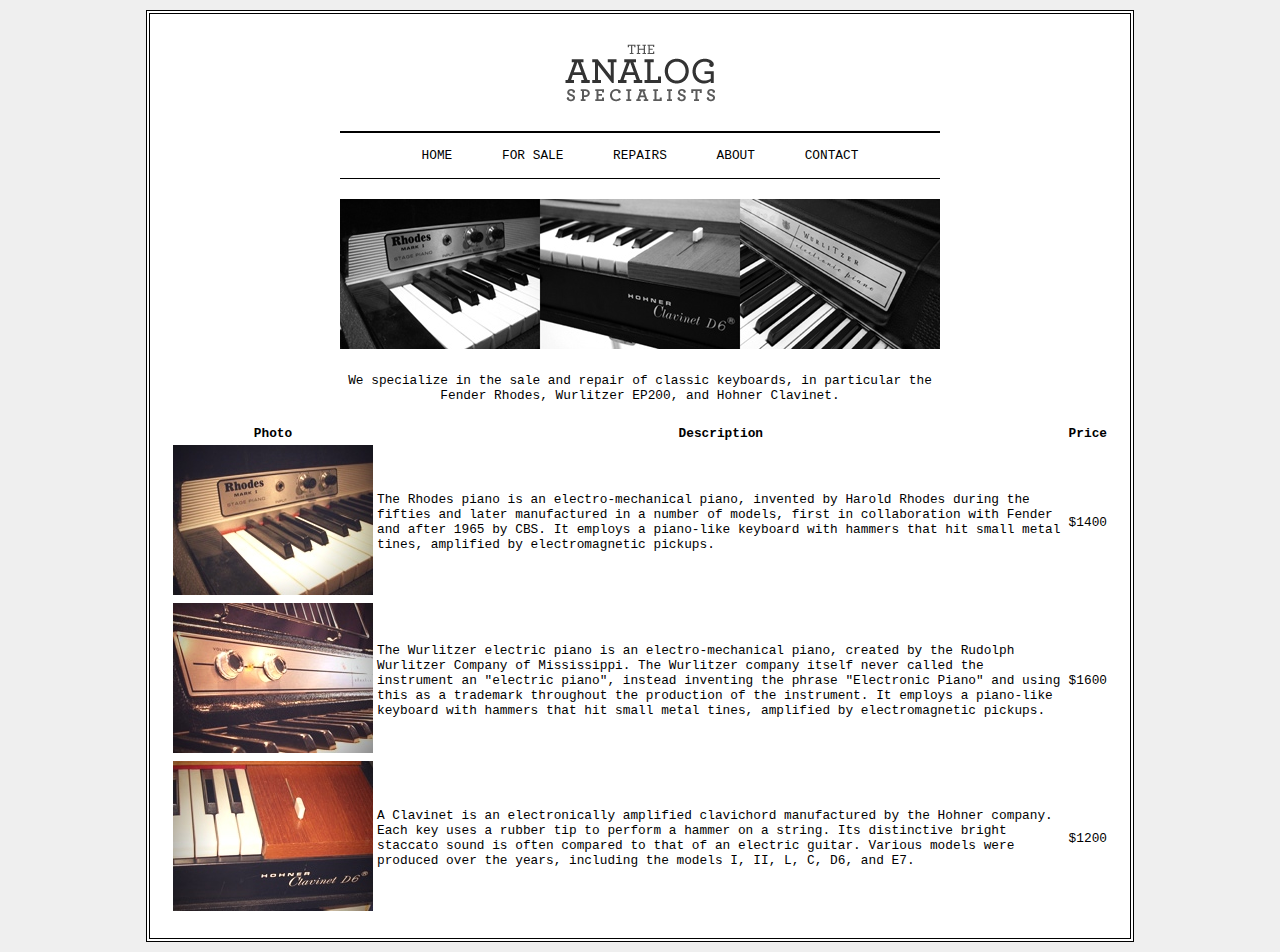
<file: HTML_and_CSS/ch2/index.html>
<!doctype html>
<html lang="en">
<head>
    <meta charset="UTF-8">
    <meta name="viewport" content="width=device-width, initial-scale=1">
    <title>Document</title>
    <style>
        body {
            font-size: 80%;
            font-family: 'Courier New', Courier, monospace;
            background-color: #efefef;
        }
        ul {
            width: 570px;
            padding: 15px;
            margin: 0 auto 0 auto;
            border-top: 2px solid #000;
            border-bottom: 1px solid #000;
            text-align: center;
        }
        li {
            display: inline;
            margin: 0 3px;
        }
        p {
            text-align: center;
            width: 600px;
            margin: 20px auto 20px auto;
            font-weight: normal;
        }
        a {
            color: #000000;
            text-decoration: none;
            text-transform: uppercase;
            padding: 6px 18px 5px 18px;
        }
        a:hover {
            color: #764343;
            background-color: #ffffff;
        }
        
        #page {
            max-width: 940px;
            min-width: 720px;
            margin: 10px auto 10px auto;
            padding: 20px;
            border: 4px double #000;
            background-color: #ffffff;
        }
        #logo {
            width: 150px;
            margin: 10px auto 25px auto;
        }
        #on {
            
        }
        #navigation {
            
        }
        
    </style>
</head>
<body>
    <div id="page">
        <div id="logo">
            <img src="/images/logo.gif" alt="The Analog Specialist">
        </div>
        
        <ul id="navigation">
            <li>
                <a href="" class="on">Home</a>
            </li>
            <li>
                <a href="" class="on">For Sale</a>
            </li>
            <li>
                <a href="" class="on">Repairs</a>
            </li>
            <li>
                <a href="" class="on">About</a>
            </li>
            <li>
                <a href="" class="on">Contact</a>
            </li>
        </ul>
        
        <p>
            <img src="/images/keys.jpg" alt="">
        </p>
        
        <p>
            We specialize in the sale and repair of classic keyboards, in particular the Fender Rhodes, 
            Wurlitzer EP200, and Hohner Clavinet.
        </p>
        
        <table>
            <thead>
                <tr>
                    <th>Photo</th>
                    <th>Description</th>
                    <th>Price</th>
                </tr>
            </thead>
    
            <tbody>
                <tr>
                    <td><img src="/images/rhodes.jpg" width="200" height="150" alt="Fender Rhodes"/></td>
                    <td class="description">The Rhodes piano is an electro-mechanical piano, invented by Harold Rhodes during
                        the fifties and later manufactured in a number of models, first in collaboration with Fender and after
                        1965 by CBS. It employs a piano-like keyboard with hammers that hit small metal tines, amplified by
                        electromagnetic pickups.
                    </td>
                    <td>$1400</td>
                </tr>
                <tr>
                    <td><img src="/images/wurlitzer.jpg" width="200" height="150" alt="Wurlitzer EP200"/></td>
                    <td class="description">The Wurlitzer electric piano is an electro-mechanical piano, created by the Rudolph
                        Wurlitzer Company of Mississippi. The Wurlitzer company itself never called the instrument an "electric
                        piano", instead inventing the phrase "Electronic Piano" and using this as a trademark throughout the
                        production of the instrument. It employs a piano-like keyboard with hammers that hit small metal tines,
                        amplified by electromagnetic pickups.
                    </td>
                    <td>$1600</td>
                </tr>
                <tr>
                    <td><img src="/images/clavinet.jpg" width="200" height="150" alt="Hohner Clavinet D6"/></td>
                    <td class="description">A Clavinet is an electronically amplified clavichord manufactured by the Hohner
                        company. Each key uses a rubber tip to perform a hammer on a string. Its distinctive bright staccato
                        sound is often compared to that of an electric guitar. Various models were produced over the years,
                        including the models I, II, L, C, D6, and E7.
                    </td>
                    <td>$1200</td>
                </tr>
            </tbody>
        </table>
    </div>
</body>
</html>
</file>
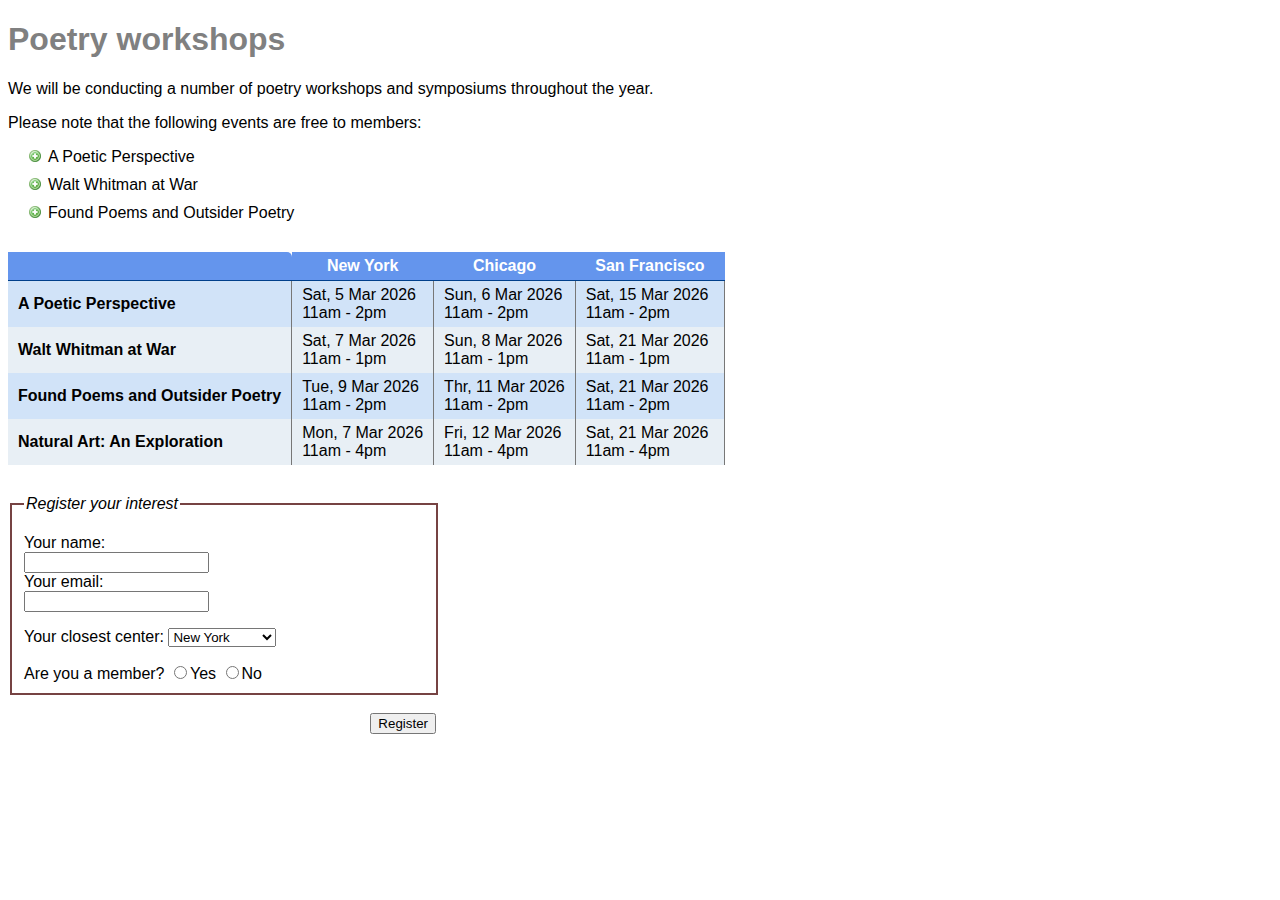
<file: HTML_and_CSS/ch3/index.html>
<!doctype html>
<html lang="en">
<head>
    <meta charset="UTF-8">
    <meta name="viewport" content="width=device-width, initial-scale=1">
    <title>List, Table & Forms</title>
    <link rel="stylesheet" href="styles.css">
</head>
<body>
    <h1>
        Poetry workshops
    </h1>

    <p>
        We will be conducting a number of poetry workshops and symposiums throughout the year.
    </p>
    <p>
        Please note that the following events are free to members:
    </p>

    <ul>
        <li>
            A Poetic Perspective
        </li>
        <li>
            Walt Whitman at War
        </li>
        <li>
            Found Poems and Outsider Poetry
        </li>
    </ul>

    <table>
        <tr>
            <th class="round"></th>
            <th>
                New York
            </th>
            <th>
                Chicago
            </th>
            <th>
                San Francisco
            </th>
        </tr>
        <tr class="odd">
            <td class="event">
                A Poetic Perspective
            </td>
            <td>
                Sat, 5 Mar 2026 <br> 11am - 2pm
            </td>
            <td>
                Sun, 6 Mar 2026 <br> 11am - 2pm
            </td>
            <td>
                Sat, 15 Mar 2026 <br> 11am - 2pm
            </td>
        </tr>
        <tr class="even">
            <td class="event">
                Walt Whitman at War
            </td>
            <td>
                Sat, 7 Mar 2026 <br> 11am - 1pm
            </td>
            <td>
                Sun, 8 Mar 2026 <br> 11am - 1pm
            </td>
            <td>
                Sat, 21 Mar 2026 <br> 11am - 1pm
            </td>
        </tr>
        <tr class="odd">
            <td class="event">
                Found Poems and Outsider Poetry
            </td>
            <td>
                Tue, 9 Mar 2026 <br> 11am - 2pm
            </td>
            <td>
                Thr, 11 Mar 2026 <br> 11am - 2pm
            </td>
            <td>
                Sat, 21 Mar 2026 <br> 11am - 2pm
            </td>
        </tr>
        <tr class="even">
            <td class="event">
                Natural Art: An Exploration
            </td>
            <td>
                Mon, 7 Mar 2026 <br> 11am - 4pm
            </td>
            <td>
                Fri, 12 Mar 2026 <br> 11am - 4pm
            </td>
            <td>
                Sat, 21 Mar 2026 <br> 11am - 4pm
            </td>
        </tr>
    </table>

    <form action="" method="post"> 
        <fieldset>
            <legend>
                Register your interest
            </legend>
            <p>
                <div>
                    <label for="name" class="title">
                        Your name:
                    </label> <br>
                    <input type="text" name="name" id="name">
                </div>
                
                <div>
                    <label for="email" class="title">
                        Your email:
                    </label> <br>
                    <input type="text" name="email" id="email">
                </div>
            </p>
            <p>
                <label for="location" class="title">
                    Your closest center:
                </label>
                <select name="location" id="location">
                    <option value="ny">New York</option>
                    <option value="cg">Chicago</option>
                    <option value="sf">San Fransisco</option>
                </select>
            </p>
            
            <span>
                Are you a member?
            </span>
            
            <label>
                <input type="radio" name="member" value="yes" />Yes
                <input type="radio" name="member" value="no" />No
            </label>
            
            <div class="submit">
                <input type="submit" name="submit" value="Register">
            </div>
        </fieldset>
    </form>
</body>
</html>
</file>
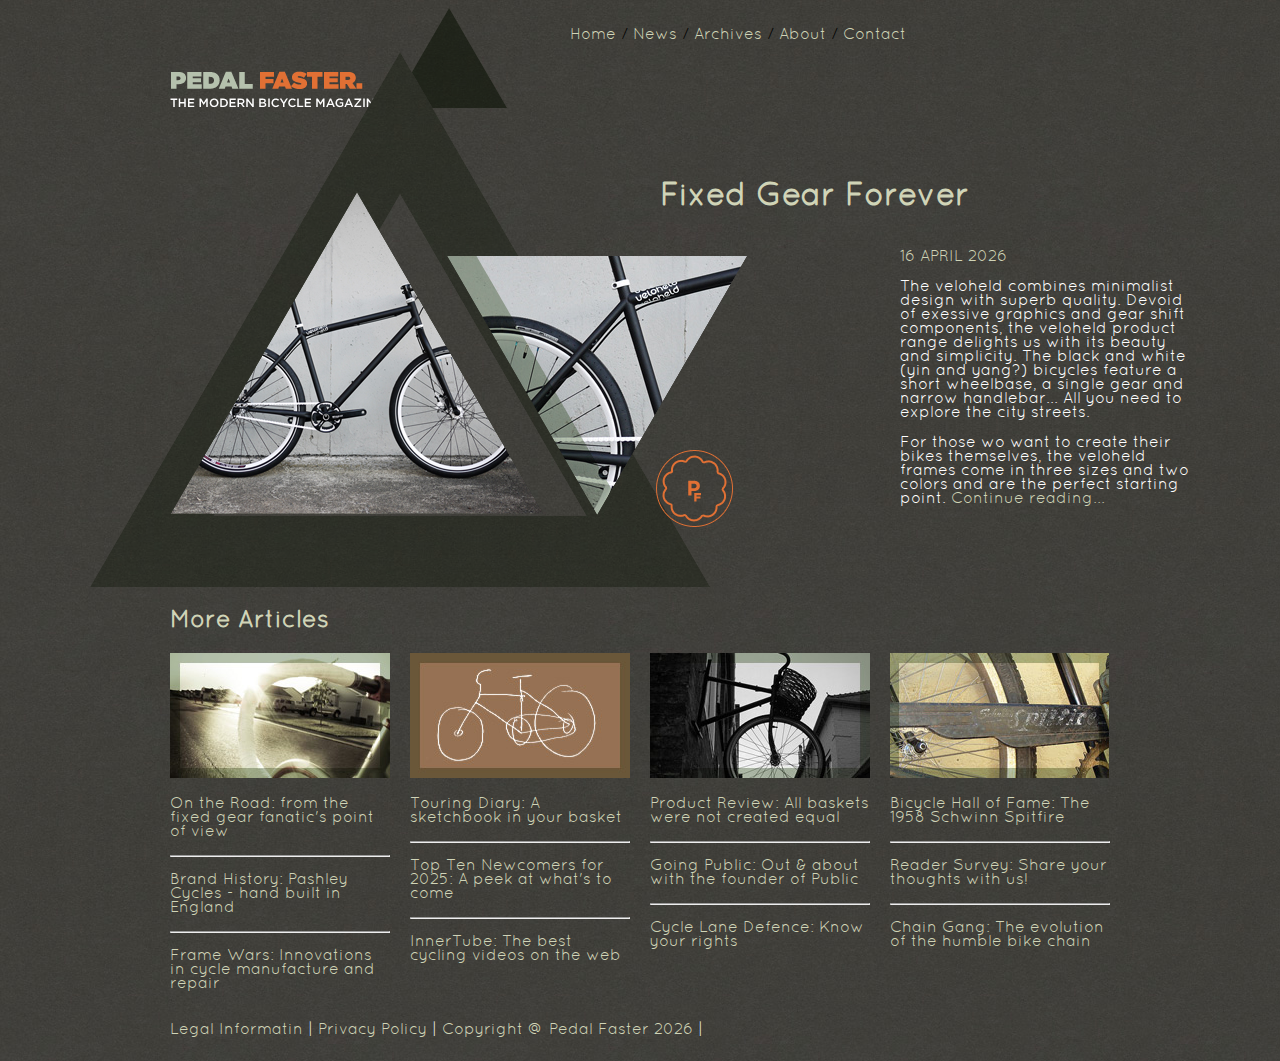
<file: HTML_and_CSS/ch4/index.html>
<!DOCTYPE html>
<html lang="en">
<head>
    <meta charset="UTF-8">
    <title>Pedal faster</title>
    <link rel="stylesheet" href="960_12_col.css">
    <style>
        .header {
            background-image: url("/images/pedal/bg-header.jpg");
            background-repeat: repeat-x;
        }
    </style>
</head>
<body>
    <div class="header">
        <div class="container_12">
            <div class="grid_5">
                <img src="/images/pedal/logo.png"
                     alt="Pedal Faster - The modern bicycle magazine"
                     width="216" height="37"
                     class="logo">
                <img src="/images/pedal/header-triangle.png"
                    alt=""
                    width="116"
                    height="100">
            </div>

            <div class="nav grid_7" style="padding-top: 20px; padding-bottom: 10px">
                <a href="">Home</a> / <a href="">News</a> / <a href="">Archives</a> / <a href="">About</a> / <a href="">Contact</a>
            </div>
        </div>
    </div>

    <div class="wrapper">
        <div class="main_story container_12">
            <div class="grid_1 pull_6">
                <img src="/images/pedal/bg-triangle.png" alt="">
            </div>
            <div class=" grid_2 pull_6" style="margin-top: 140px" >
                <img src="/images/pedal/triangles.png" alt="">
            </div>

            <div class="intro grid_3 push_1" style="margin-top: 110px">
                <div class="grid_6 pull_3">
                    <h1>
                        <a href="">Fixed Gear Forever</a>
                    </h1>
                </div>
                <div class="suffix_6 grid_4">
                    <p class="date">
                        16 APRIL 2026
                    </p>

                    <p>
                        The veloheld combines minimalist design with superb
                        quality. Devoid of exessive graphics and gear shift
                        components, the veloheld product range delights us
                        with its beauty and simplicity. The black and white
                        (yin and yang?) bicycles feature a short wheelbase,
                        a single gear and narrow handlebar... All you need to
                        explore the city streets.
                    </p>
                    <p>
                        For those wo want to create their bikes themselves,
                        the veloheld frames come in three sizes and two
                        colors and are the perfect starting point.
                        <a href="">Continue reading...</a>
                    </p>
                </div>
            </div>
        </div>

        <div class="more_articles container_12">
            <h2 class="grid_12">
                <a href="">More Articles</a>
            </h2>
            <div class="grid_3">
                <img src="/images/pedal/more1.jpg" alt="The road ahead" width="220" height="125" />
                <p><a href="">On the Road: from the fixed gear fanatic's point of view</a></p> <hr>
                <p><a href="">Brand History: Pashley Cycles - hand built in England</a></p> <hr>
                <p><a href="">Frame Wars: Innovations in cycle manufacture and repair</a></p>
            </div>
            <div class="grid_3">
                <img src="/images/pedal/more2.jpg" alt="Sketchbook" width="220" height="125" />
                <p><a href="">Touring Diary: A sketchbook in your basket</a></p> <hr>
                <p><a href="">Top Ten Newcomers for 2025: A peek at what's to come</a></p> <hr>
                <p><a href="">InnerTube: The best cycling videos on the web</a></p>
            </div>

            <div class="grid_3">
                <img src="/images/pedal/more3.jpg" alt="Repair shop sign" width="220" height="125" />
                <p><a href="">Product Review: All baskets were not created equal</a></p> <hr>
                <p><a href="">Going Public: Out &amp; about with the founder of Public</a></p> <hr>
                <p><a href="">Cycle Lane Defence: Know your rights</a></p>
            </div>
            <div class="grid_3">
                <img src="/images/pedal/more4.jpg" alt="Schwinn Spitfire" width="220" height="125" />
                <p><a href="">Bicycle Hall of Fame: The 1958 Schwinn Spitfire</a></p> <hr>
                <p><a href="">Reader Survey: Share your thoughts with us!</a></p> <hr>
                <p><a href="">Chain Gang: The evolution of the humble bike chain</a></p>
            </div>
        </div>
    </div>

    <div class="footer clearfix">
        <div class="container_12">
            <p class="grid_12">
                <a href="">Legal Informatin</a> |
                <a href="">Privacy Policy</a> |
                <a href="">Copyright @ Pedal Faster 2026</a> |
            </p>
        </div>
    </div>
</body>
</html>
</file>
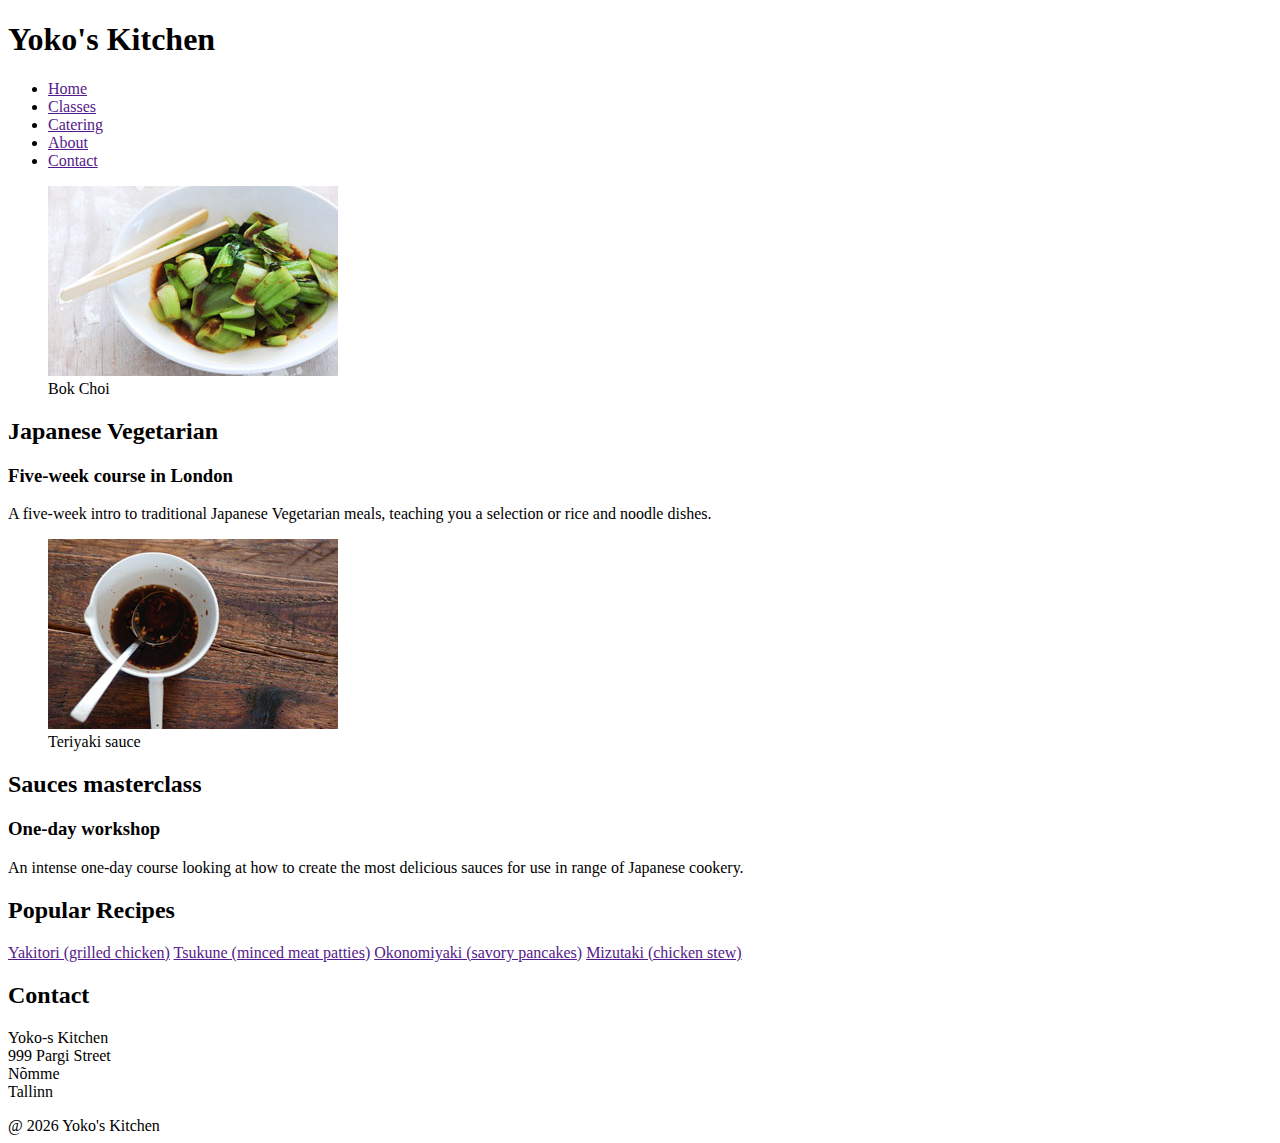
<file: HTML_and_CSS/ch5/index.html>
<!DOCTYPE html>
<html lang="en">
<head>
    <meta charset="UTF-8">
    <title>Yoko's Kitchen</title>
</head>
<body>
    <div class="wrapper">
        <header>
            <h1>Yoko's Kitchen</h1>
            <nav>
                <ul>
                    <li>
                        <a href="" class="current">
                            Home
                        </a>
                    </li>
                    <li>
                        <a href="" class="current">
                            Classes
                        </a>
                    </li>
                    <li>
                        <a href="" class="current">
                            Catering
                        </a>
                    </li>
                    <li>
                        <a href="" class="current">
                            About
                        </a>
                    </li>
                    <li>
                        <a href="" class="current">
                            Contact
                        </a>
                    </li>
                </ul>
            </nav>
        </header>

        <section class="courses">
            <article>
                <figure>
                    <img src="/images/kitchen/bok-choi.jpg" alt="Bok Choi">
                    <figcaption>
                        Bok Choi
                    </figcaption>
                </figure>

                <hgroup>
                    <h2>Japanese Vegetarian</h2>
                    <h3>Five-week course in London</h3>
                </hgroup>

                <p>
                    A five-week intro to traditional Japanese Vegetarian meals, teaching you a selection
                    or rice and noodle dishes.
                </p>
            </article>

            <article>
                <figure>
                    <img src="/images/kitchen/teriyaki.jpg" alt="Teriyaki sauce">
                    <figcaption>Teriyaki sauce</figcaption>
                </figure>

                <hgroup>
                    <h2>Sauces masterclass</h2>
                    <h3>One-day workshop</h3>
                </hgroup>

                <p>
                    An intense one-day course looking at how to create the most delicious sauces for use in
                    range of Japanese cookery.
                </p>
            </article>
        </section>

        <aside>
            <section class="popular-recipes">
                <h2>Popular Recipes</h2>
                <a href="">Yakitori (grilled chicken)</a>
                <a href="">Tsukune (minced meat patties)</a>
                <a href="">Okonomiyaki (savory pancakes)</a>
                <a href="">Mizutaki (chicken stew)</a>
            </section>
            <section>
                <h2>Contact</h2>
                <p>
                    Yoko-s Kitchen <br/>
                    999 Pargi Street <br/>
                    Nõmme <br/>
                    Tallinn
                </p>
            </section>
        </aside>
        <footer>
            @ 2026 Yoko's Kitchen
        </footer>
    </div>
</body>
</html>
</file>
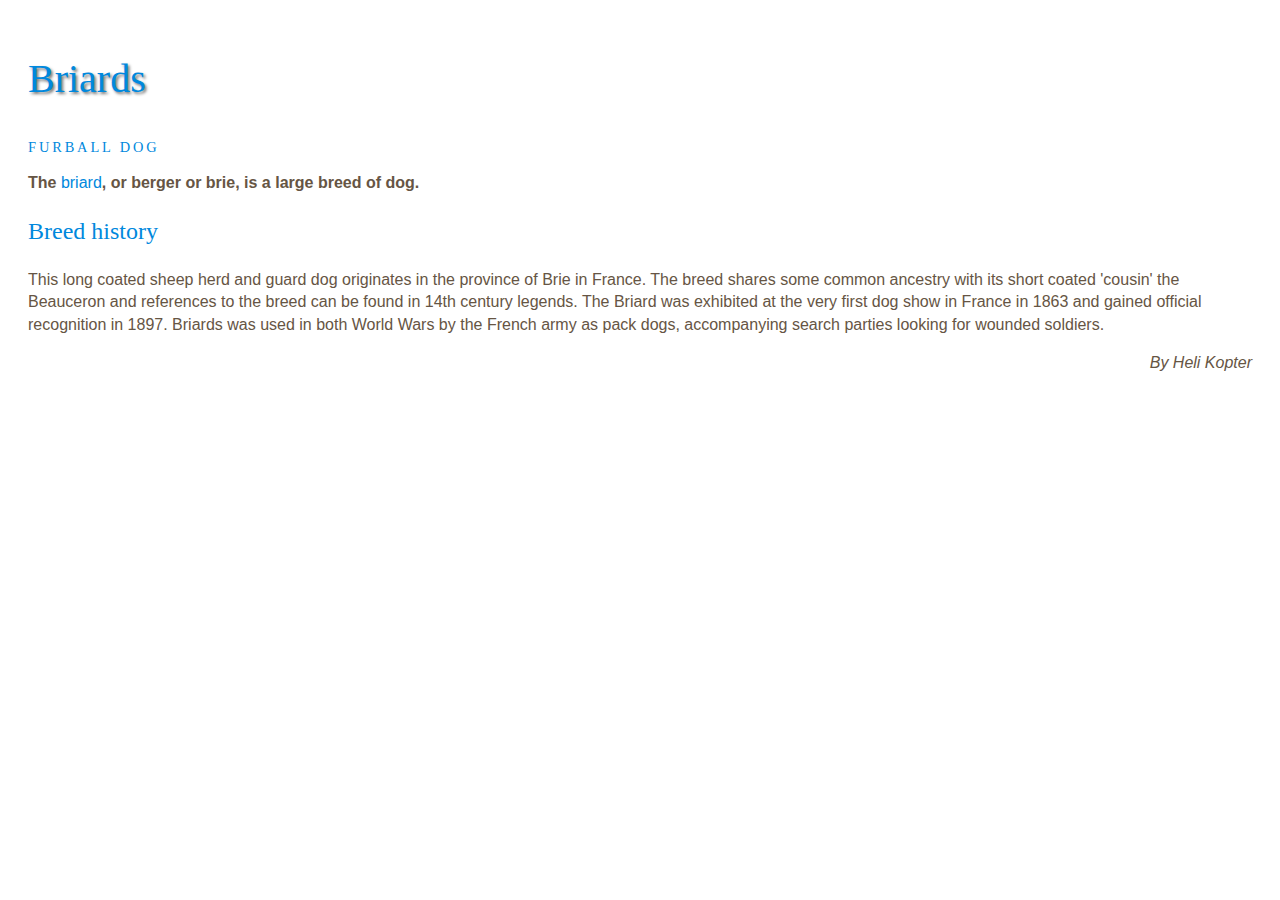
<file: HTML_and_CSS/ch1/sample.html>
<!doctype html>
<html lang="en">
<head>
    <meta charset="UTF-8">
    <meta name="viewport" content="width=device-width, initial-scale=1">
    <title>Document</title>
    <style>
        body {
            padding: 20px;
        }
        h1, h2, h3, a {
            font-weight: normal;
            color: #0088dd;
        }
        h1 {
            font-family: Georgia, "Times New Roman", Times, serif;
            font-size: 250%;
            text-shadow: 2px 2px 3px #777777;
            padding-bottom: 10px;
        }
        h2 {
            font-family: Gill Sans, "Times New Roman", Times, serif;
            font-size: 90%;
            text-transform: uppercase;
            letter-spacing: 0.2em;
        }
        h3 {
            font-size: 150%;
            
        }
        p {
            font-family: Arial, Helvetica, sans-serif;
            line-height: 1.4em;
            color: #665544
        }
        p.intro:first-line {
            font-weight: bold;
        }
        .credits {
            font-style: italic;
            text-align: right;
        }
        a {
            text-decoration: none;
        }
        a:hover {
            text-decoration: underline;
        }
        
    </style>
</head>
<body>
    <h1>
        Briards
    </h1>
    <h2 class="intro">
        Furball dog
    </h2>
    <p class="intro">
        The <a href="https://www.royalkennelclub.com/search/breeds-a-to-z/breeds/pastoral/briard/">briard</a>,
        or berger or brie, is a large breed of dog.
    </p>

    <h3>
        Breed history
    </h3>
    <p>
        This long coated sheep herd and guard dog originates in the province of Brie in France.
        The breed shares some common ancestry with its short coated 'cousin' the Beauceron and
        references to the breed can be found in 14th century legends. The Briard was exhibited at
        the very first dog show in France in 1863 and gained official recognition in 1897.
        Briards was used in both World Wars by the French army as pack dogs, accompanying search
        parties looking for wounded soldiers.
    </p>

    <p class="credits">
        By Heli Kopter
    </p>
</body>
</html>
</file>
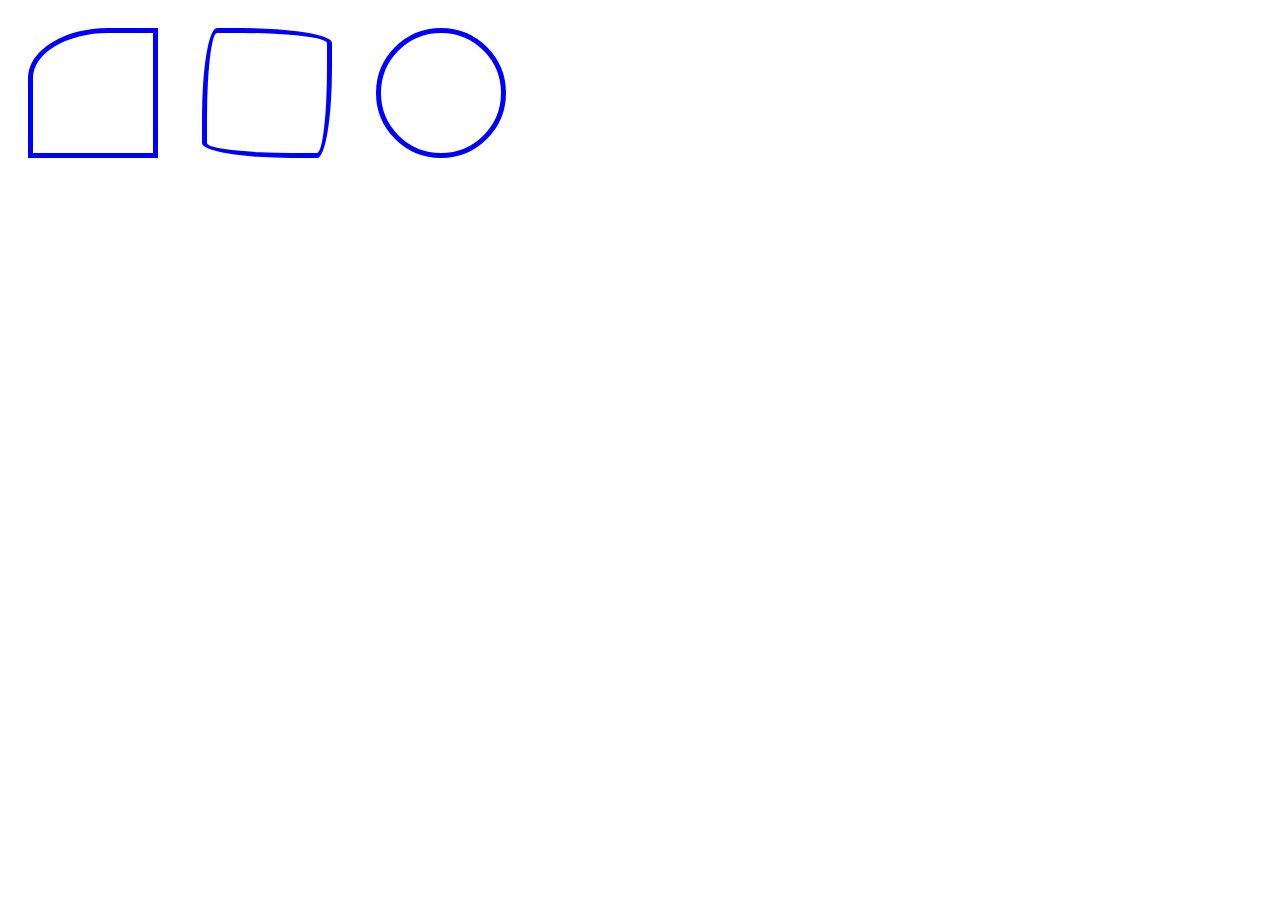
<file: HTML_and_CSS/ch2/elliptic.html>
<!DOCTYPE html>
<html lang="en">
<head>
    <meta charset="UTF-8">
    <title>Shapes</title>
    <style>
        p {
            border: 5px solid blue;
            padding: 10px;
            width:  100px;
            height: 100px;
            display: inline-block;
            margin: 20px;
        }
        p.one {
            border-top-left-radius: 80px 50px;
        }
        p.two {
            border-top-right-radius: 90px 15px;
            border-bottom-left-radius: 90px 15px;
            border-top-left-radius: 15px 90px;
            border-bottom-right-radius: 15px 90px;
        }
        p.three {
            border-radius: 100px;
        }
    </style>
</head>
<body>
    <p class="one"></p>
    <p class="two"></p>
    <p class="three"></p>
</body>
</html>
</file>
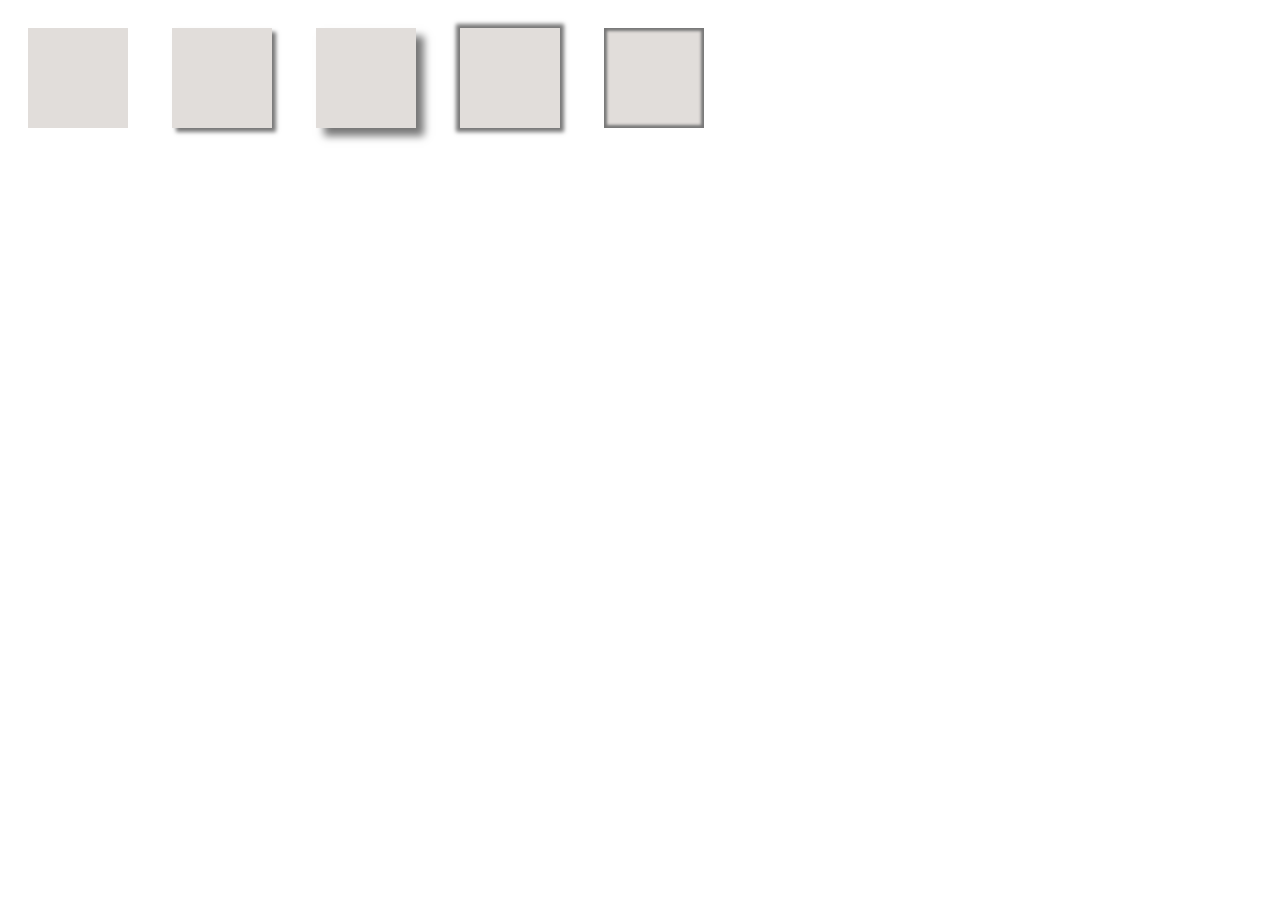
<file: HTML_and_CSS/ch2/shadow.html>
<!doctype html>
<html lang="en">
<head>
    <meta charset="UTF-8">
    <meta name="viewport" content="width=device-width, initial-scale=1">
    <title>Box shadow</title>
    <style>
        p {
            width: 100px;
            height: 100px;
            background-color: #e1ddda;
            margin: 20px;
            display: inline-block;
        }
        p.one {
            box-shadow: none;
        }
        p.two {
            box-shadow: #777777 4px 4px 4px;
        }
        p.three {
            box-shadow: #777777 8px 8px 8px;
        }
        p.four {
            box-shadow: #777777 0 0 4px 4px;
        }
        p.five {
            box-shadow: #777777 0 0 3px 3px inset;
        }
    </style>
</head>
<body>

    <p class="one"></p>
    <p class="two"></p>
    <p class="three"></p>
    <p class="four"></p>
    <p class="five"></p>

</body>
</html>
</file>
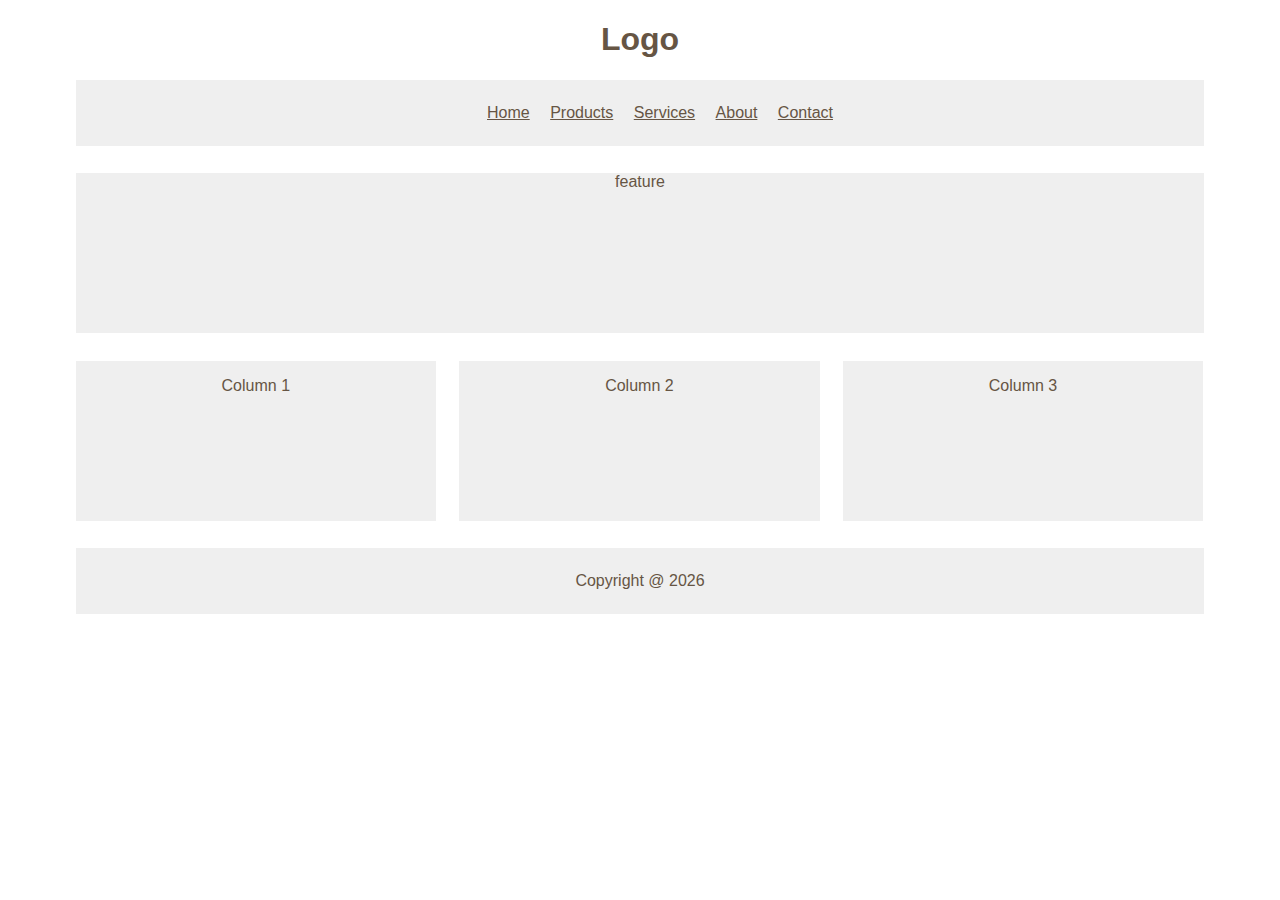
<file: HTML_and_CSS/ch4/liquid_layout.html>
<!doctype html>
<html lang="en">
<head>
    <meta charset="UTF-8">
    <meta name="viewport" content="width=device-width, initial-scale=1">
    <title>Liquid Layout</title>
    <style>
        * {
            font-family: Arial, Helvetica, sans-serif;
            color: #665544;
            text-align: center;
        }
        body {
            width: 90%;
            margin: 0 auto;
        }
        #content {
            overflow: auto;
        }
        #nav, #feature, #footer {
            margin: 1%;
        }
        .column1, .column2, .column3 {
            width: 31.3%;
            float: left;
            margin: 1%;
        }
        .column3 {
            margin-right: 0;
        }
        li {
            display: inline;
            padding: 0.5rem;
        }
        #nav, #footer {
            background-color: #efefef;
            padding: 0.5em 0;
        }
        #feature, .article {
            height: 10em;
            margin-bottom: 1em;
            background-color: #efefef;
        }
    </style>
</head>
<body>
    <div id="header">
        <h1>Logo</h1>
        <div id="nav">
            <ul>
                <li><a href="">Home</a></li>
                <li><a href="">Products</a></li>
                <li><a href="">Services</a></li>
                <li><a href="">About</a></li>
                <li><a href="">Contact</a></li>
            </ul>
        </div>
    </div>

    <div id="content" >
        <div id="feature">
            <p>feature</p>
        </div>

        <div class="article column1">
            <p>Column 1</p>
        </div>

        <div class="article column2">
            <p>Column 2</p>
        </div>

        <div class="article column3">
            <p>Column 3</p>
        </div>

    </div>

    <div id="footer">
        <p>
            Copyright @ 2026
        </p>
    </div>

</body>
</html>
</file>
<file: HTML_and_CSS/ch3/styles.css>
body {
    font-family: Arial, Helvetica, sans-serif;
}

h1 {
    color: gray;
}

fieldset {
    width: 400px;
    position: relative;
    border: 2px solid #764343;
}

th {
    background: cornflowerblue;
    padding: 5px 20px 5px 20px;
    border-bottom: #003f8b solid 1px;
    color: white;
}

th.round {
    border-top-right-radius: 5px 5px;
}

td.event {
    font-weight: bold;
}

tr.even td {
    background-color: #e8eff5;
}

tr.odd td, tr.odd {
    background: #d1e3f8;
}

td {
    padding: 5px 10px 5px 10px;
    border-right: #777777 1px solid;
    margin-bottom: 0;
}

table {
    border-collapse: collapse;
    margin-bottom: 30px;
}

ul {
    list-style-image: url(/images/icon-plus.png);
    display: grid;
    gap: 10px;
    margin-bottom: 30px;
}

legend {
    font-style: italic;
}

.submit {
    position: absolute;
    margin-top: 30px;
    right: 0;
}

input[type='submit'].submit {
    background-color: green;
}
</file>
<file: HTML_and_CSS/ch4/960_12_col.css>
/*
  960 Grid System ~ Core CSS.
  Learn more ~ http://960.gs/

  Licensed under GPL and MIT.
*/

/*
  Forces backgrounds to span full width,
  even if there is horizontal scrolling.
  Increase this if your layout is wider.

  Note: IE6 works fine without this fix.
*/

@font-face {
  font-family: Quicksand;
  src: url(/fonts/Quicksand_Book-webfont.ttf);
}

body {
  min-width: 960px;
  font-family: Quicksand, sans-serif;
  background-image: url("/images/pedal/bg.jpg");
  overflow: scroll;
}

h1 {
  font-weight: bold;
}

p {
  color: white;
}

a {
  color: #d0d4b7;
  text-decoration: none;
}

.date {
  color: #d0d4b7;
}

/* `Containers
----------------------------------------------------------------------------------------------------*/

.container_12 {
  margin-left: auto;
  margin-right: auto;
  width: 960px;
}

/* `Grid >> Global
----------------------------------------------------------------------------------------------------*/

.grid_1,
.grid_2,
.grid_3,
.grid_4,
.grid_5,
.grid_6,
.grid_7,
.grid_8,
.grid_9,
.grid_10,
.grid_11,
.grid_12 {
  display: inline;
  float: left;
  margin-left: 10px;
  margin-right: 10px;
}

.push_1, .pull_1,
.push_2, .pull_2,
.push_3, .pull_3,
.push_4, .pull_4,
.push_5, .pull_5,
.push_6, .pull_6,
.push_7, .pull_7,
.push_8, .pull_8,
.push_9, .pull_9,
.push_10, .pull_10,
.push_11, .pull_11 {
  position: relative;
}

/* `Grid >> Children (Alpha ~ First, Omega ~ Last)
----------------------------------------------------------------------------------------------------*/

.alpha {
  margin-left: 0;
}

.omega {
  margin-right: 0;
}

/* `Grid >> 12 Columns
----------------------------------------------------------------------------------------------------*/

.container_12 .grid_1 {
  width: 60px;
}

.container_12 .grid_2 {
  width: 140px;
}

.container_12 .grid_3 {
  width: 220px;
}

.container_12 .grid_4 {
  width: 300px;
}

.container_12 .grid_5 {
  width: 380px;
}

.container_12 .grid_6 {
  width: 460px;
}

.container_12 .grid_7 {
  width: 540px;
}

.container_12 .grid_8 {
  width: 620px;
}

.container_12 .grid_9 {
  width: 700px;
}

.container_12 .grid_10 {
  width: 780px;
}

.container_12 .grid_11 {
  width: 860px;
}

.container_12 .grid_12 {
  width: 940px;
}

/* `Prefix Extra Space >> 12 Columns
----------------------------------------------------------------------------------------------------*/

.container_12 .prefix_1 {
  padding-left: 80px;
}

.container_12 .prefix_2 {
  padding-left: 160px;
}

.container_12 .prefix_3 {
  padding-left: 240px;
}

.container_12 .prefix_4 {
  padding-left: 320px;
}

.container_12 .prefix_5 {
  padding-left: 400px;
}

.container_12 .prefix_6 {
  padding-left: 480px;
}

.container_12 .prefix_7 {
  padding-left: 560px;
}

.container_12 .prefix_8 {
  padding-left: 640px;
}

.container_12 .prefix_9 {
  padding-left: 720px;
}

.container_12 .prefix_10 {
  padding-left: 800px;
}

.container_12 .prefix_11 {
  padding-left: 880px;
}

/* `Suffix Extra Space >> 12 Columns
----------------------------------------------------------------------------------------------------*/

.container_12 .suffix_1 {
  padding-right: 80px;
}

.container_12 .suffix_2 {
  padding-right: 160px;
}

.container_12 .suffix_3 {
  padding-right: 240px;
}

.container_12 .suffix_4 {
  padding-right: 320px;
}

.container_12 .suffix_5 {
  padding-right: 400px;
}

.container_12 .suffix_6 {
  padding-right: 480px;
}

.container_12 .suffix_7 {
  padding-right: 560px;
}

.container_12 .suffix_8 {
  padding-right: 640px;
}

.container_12 .suffix_9 {
  padding-right: 720px;
}

.container_12 .suffix_10 {
  padding-right: 800px;
}

.container_12 .suffix_11 {
  padding-right: 880px;
}

/* `Push Space >> 12 Columns
----------------------------------------------------------------------------------------------------*/

.container_12 .push_1 {
  left: 80px;
}

.container_12 .push_2 {
  left: 160px;
}

.container_12 .push_3 {
  left: 240px;
}

.container_12 .push_4 {
  left: 320px;
}

.container_12 .push_5 {
  left: 400px;
}

.container_12 .push_6 {
  left: 480px;
}

.container_12 .push_7 {
  left: 560px;
}

.container_12 .push_8 {
  left: 640px;
}

.container_12 .push_9 {
  left: 720px;
}

.container_12 .push_10 {
  left: 800px;
}

.container_12 .push_11 {
  left: 880px;
}

/* `Pull Space >> 12 Columns
----------------------------------------------------------------------------------------------------*/

.container_12 .pull_1 {
  left: -80px;
}

.container_12 .pull_2 {
  left: -160px;
}

.container_12 .pull_3 {
  left: -240px;
}

.container_12 .pull_4 {
  left: -320px;
}

.container_12 .pull_5 {
  left: -400px;
}

.container_12 .pull_5-1 {
  left: -420px;
}

.container_12 .pull_6 {
  left: -480px;
}

.container_12 .pull_7 {
  left: -560px;
}

.container_12 .pull_8 {
  left: -640px;
}

.container_12 .pull_9 {
  left: -720px;
}

.container_12 .pull_10 {
  left: -800px;
}

.container_12 .pull_11 {
  left: -880px;
}

/* `Clear Floated Elements
----------------------------------------------------------------------------------------------------*/

/* http://sonspring.com/journal/clearing-floats */

.clear {
  clear: both;
  display: block;
  overflow: hidden;
  visibility: hidden;
  width: 0;
  height: 0;
}

/* http://www.yuiblog.com/blog/2010/09/27/clearfix-reloaded-overflowhidden-demystified */

.clearfix:before,
.clearfix:after {
  content: '\0020';
  display: block;
  overflow: hidden;
  visibility: hidden;
  width: 0;
  height: 0;
}

.clearfix:after {
  clear: both;
}

/*
  The following zoom:1 rule is specifically for IE6 + IE7.
  Move to separate stylesheet if invalid CSS is a problem.
*/

.clearfix {
  zoom: 1;
}
</file>
